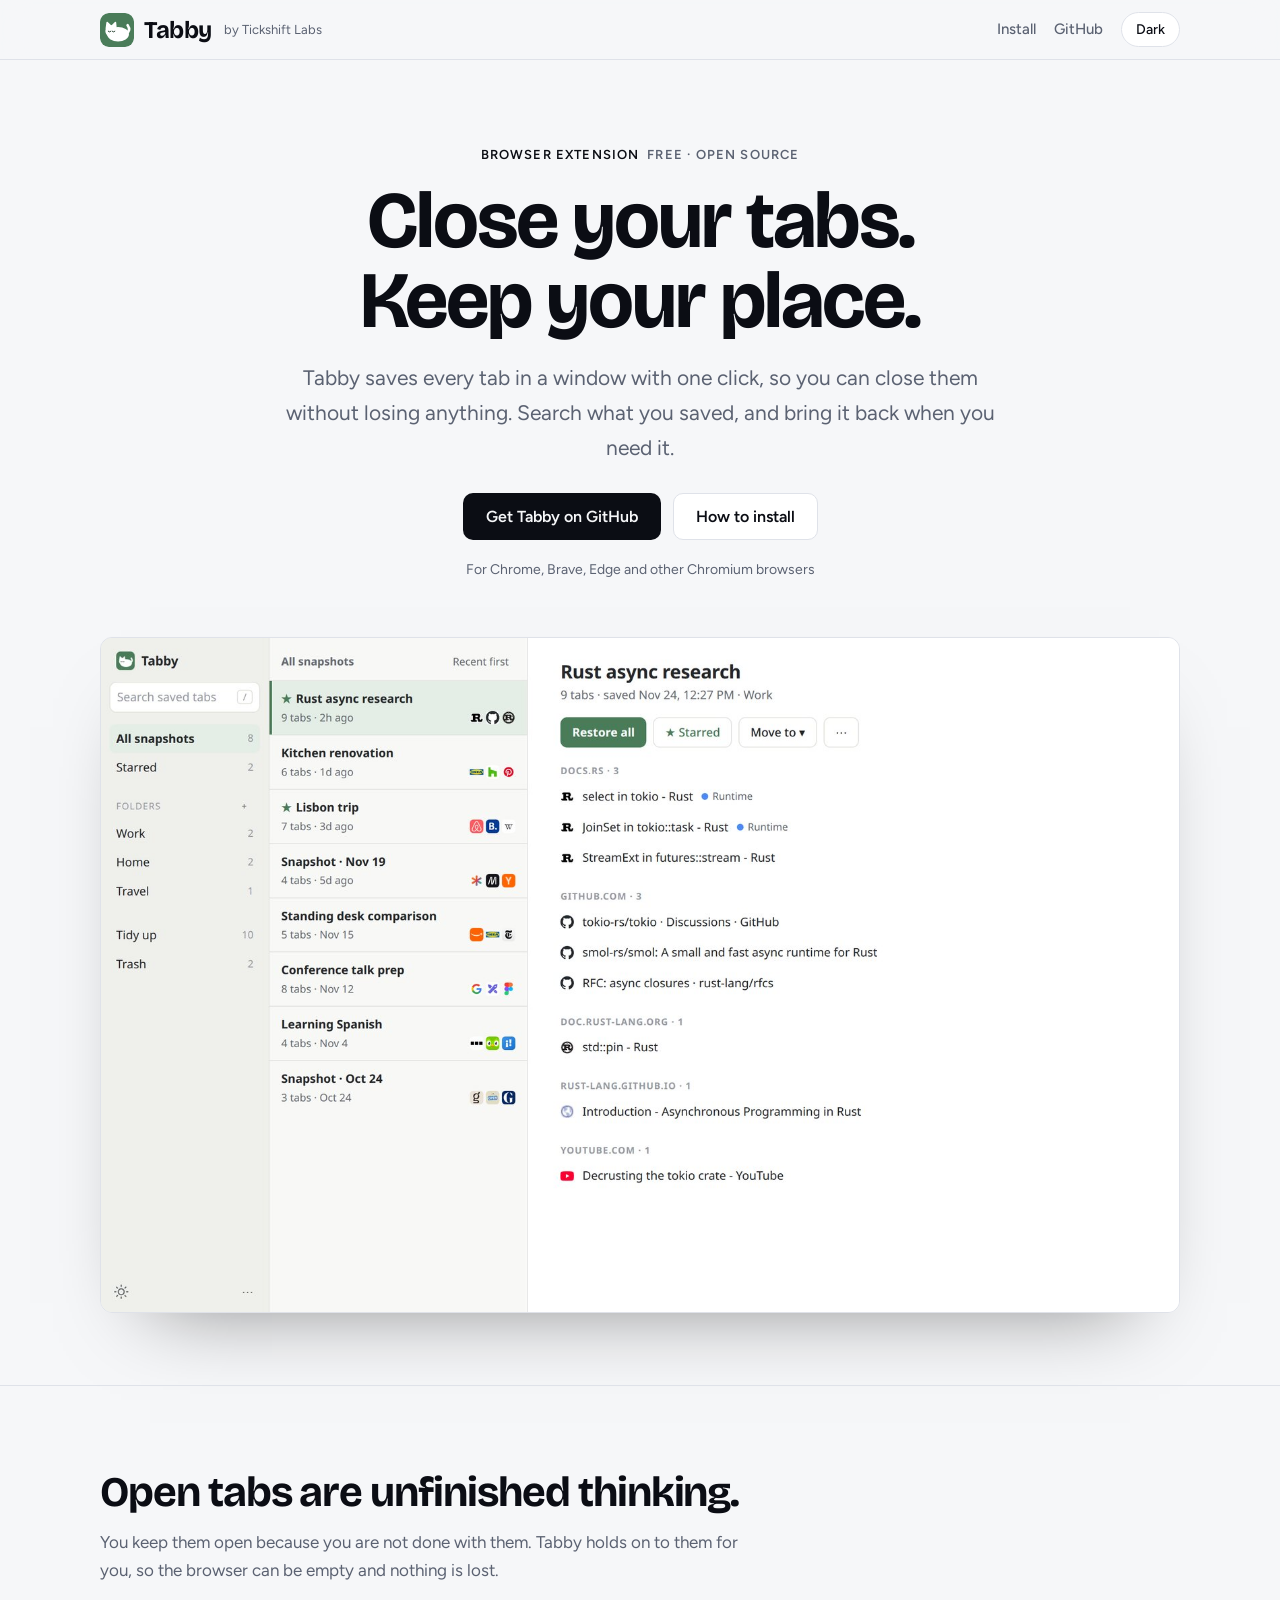
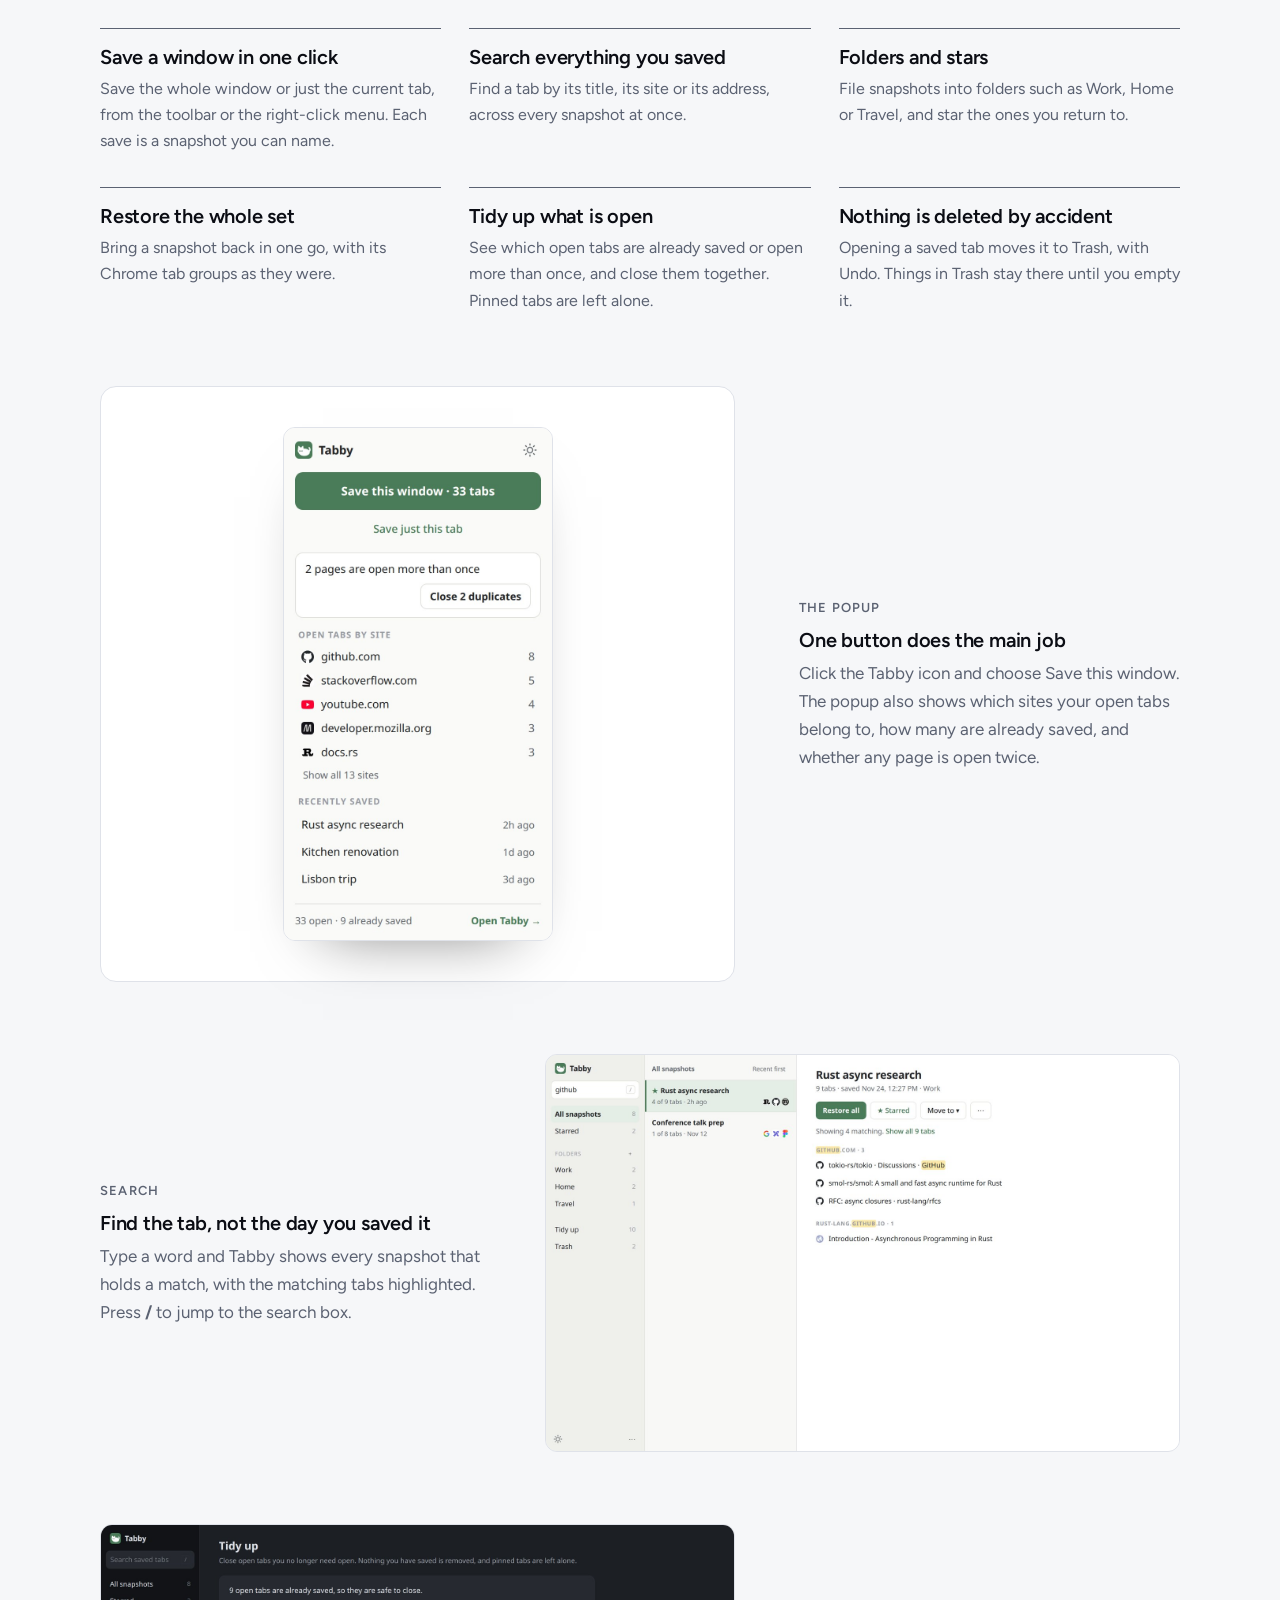
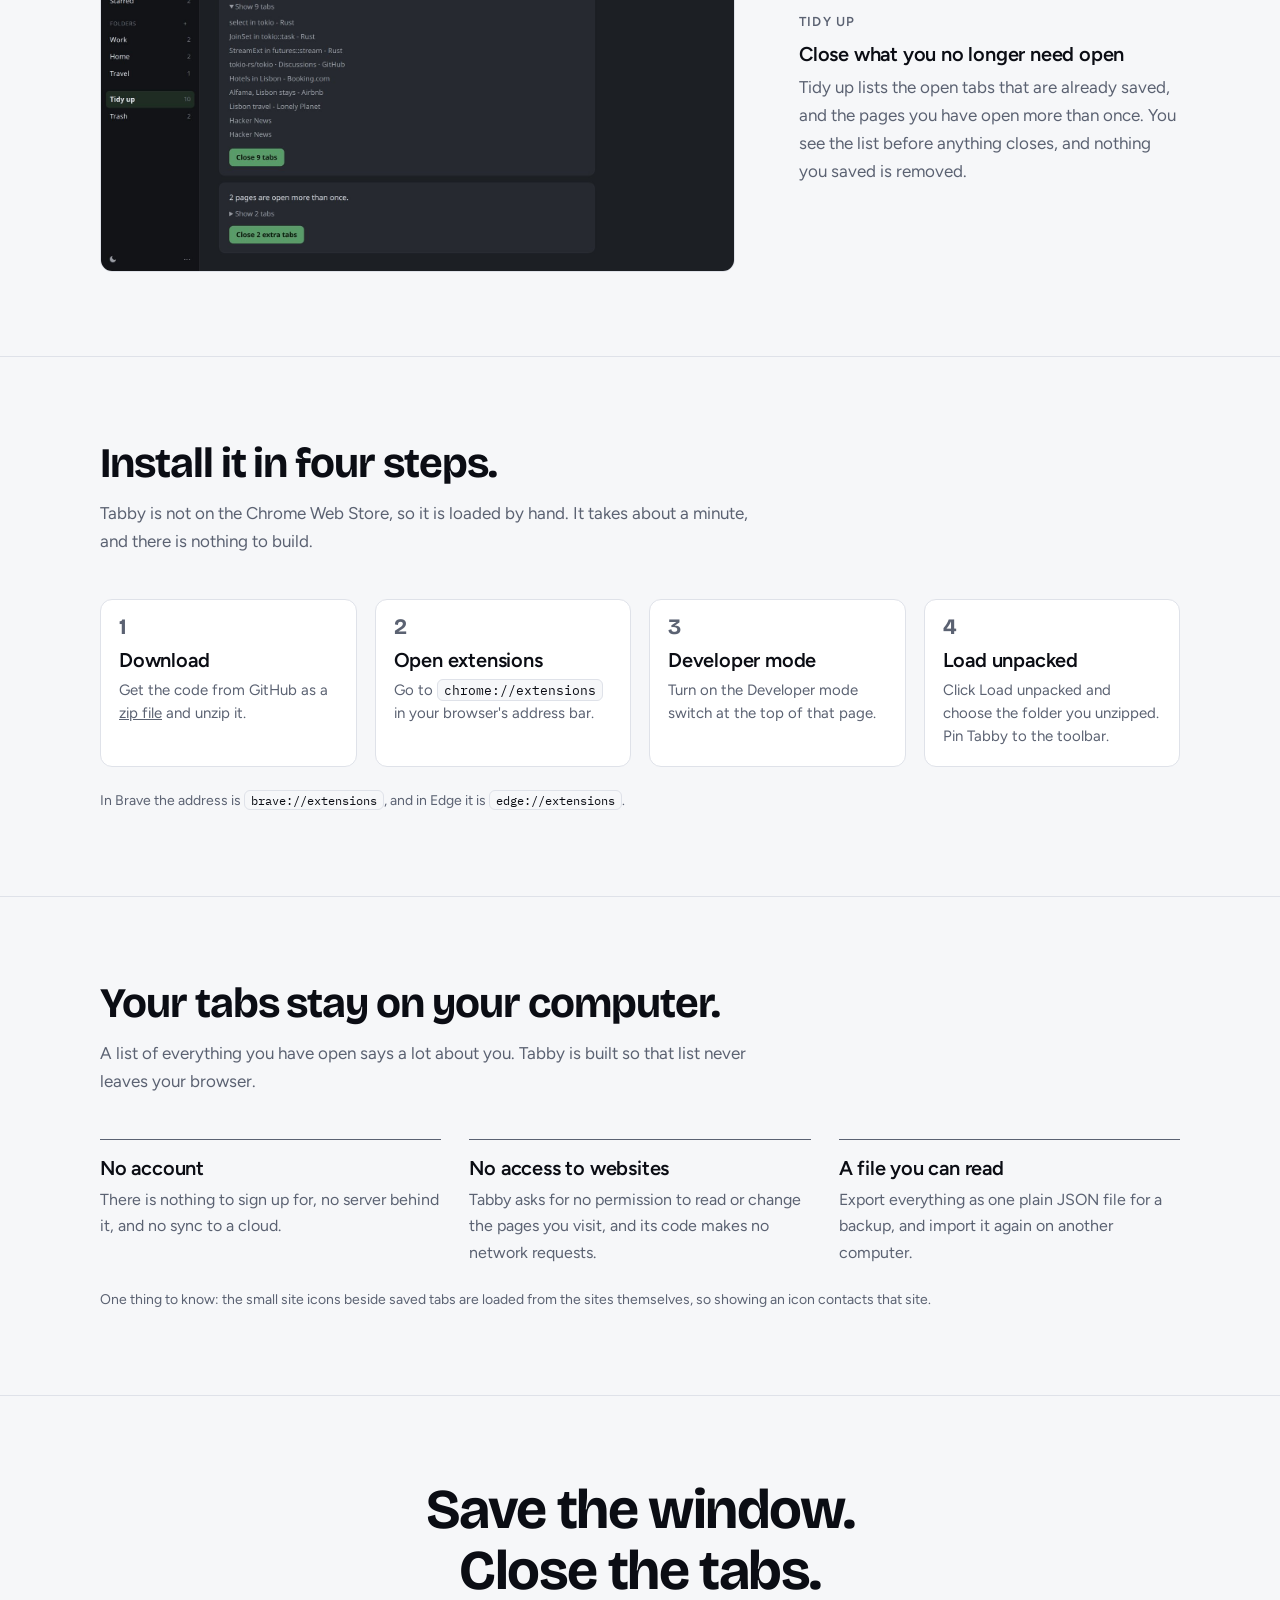
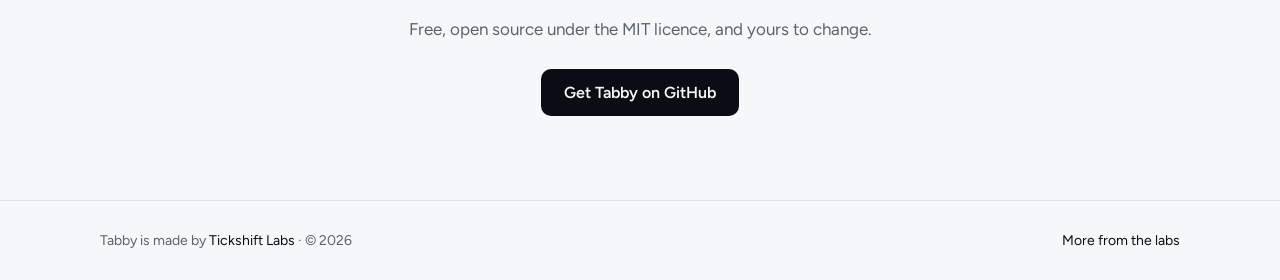
<file: site/index.html>
<!doctype html>
<html lang="en">
<head>
<meta charset="utf-8">
<meta name="viewport" content="width=device-width, initial-scale=1">
<title>Tabby: close your tabs, keep your place</title>
<meta name="description" content="Tabby is a free, open-source browser extension that saves your open tabs as searchable snapshots and restores them later. No account, and nothing leaves your browser.">
<link rel="canonical" href="https://tabby.tickshift.dev/">
<meta property="og:type" content="website">
<meta property="og:site_name" content="Tickshift Labs">
<meta property="og:title" content="Tabby: close your tabs, keep your place">
<meta property="og:description" content="Tabby is a free, open-source browser extension that saves your open tabs as searchable snapshots and restores them later. No account, and nothing leaves your browser.">
<meta property="og:url" content="https://tabby.tickshift.dev/">
<meta property="og:image" content="https://tabby.tickshift.dev/og.png">
<meta property="og:image:width" content="1200">
<meta property="og:image:height" content="630">
<meta property="og:image:alt" content="Tabby. Close your tabs. Keep your place. Beside it, a screenshot of Tabby's library of saved tabs.">
<meta name="twitter:card" content="summary_large_image">
<link rel="icon" href="icon.svg" type="image/svg+xml">
<link rel="preconnect" href="https://fonts.googleapis.com">
<link rel="preconnect" href="https://fonts.gstatic.com" crossorigin>
<link rel="stylesheet" href="https://fonts.googleapis.com/css2?family=Bricolage+Grotesque:opsz,wght@12..96,600;12..96,700&family=Figtree:wght@400;500;600&family=IBM+Plex+Mono:wght@400&display=swap">
<style>
/* The page at tabby.tickshift.dev: Tabby's landing page. It lives in this folder (site/), apart from the
   extension itself, and is the only part of the repository that is published as a website.
   Colours are the same as the Tickshift Labs site, but the fonts
   are Tabby's own: Bricolage Grotesque for headings and Figtree for text, softer than the lab's. The mono
   font is used only for things the reader types. The header carries Tabby's own name and icon; Tickshift Labs
   appears as a link beside it and in the footer.
   Light is the default; the button switches the theme, and the choice is remembered.
   Screenshots come from the Tabby repository and show made-up sample data. Where a screenshot exists in both
   themes, the page shows the one that matches (.for-light / .for-dark).
   Everything said here is taken from Tabby's README and code: what it does, how it is installed, and what it
   does not do (no account, no network access). */
:root {
  color-scheme: light;
  --bg: #F6F7F9; --surface: #FFFFFF; --fg: #0B0D14; --muted: #5B6272; --line: #DFE2E9; --bg-rgb: 246, 247, 249;
  --display: "Bricolage Grotesque", "Segoe UI", system-ui, sans-serif;
  --body: "Figtree", "Segoe UI", system-ui, sans-serif;
  --mono: "IBM Plex Mono", ui-monospace, "SFMono-Regular", Menlo, monospace;
}
:root[data-theme="dark"] {
  color-scheme: dark;
  --bg: #0A0C12; --surface: #11141C; --fg: #ECEEF4; --muted: #959CAE; --line: #222632; --bg-rgb: 10, 12, 18;
}
*, *::before, *::after { box-sizing: border-box; }
html { scroll-behavior: smooth; scroll-padding-top: 80px; }
body { margin: 0; background: var(--bg); color: var(--fg); font-family: var(--body); font-size: 17px; line-height: 1.65; }
a { color: inherit; }
img { max-width: 100%; }
:focus-visible { outline: 2px solid var(--fg); outline-offset: 3px; border-radius: 4px; }
.inner { max-width: 1120px; margin: 0 auto; padding-inline: 20px; }

/* ---------- header and footer, as on the other project page ---------- */
.site-header { position: sticky; top: 0; z-index: 50; border-bottom: 1px solid var(--line); background: rgba(var(--bg-rgb), .82); -webkit-backdrop-filter: blur(14px); backdrop-filter: blur(14px); }
.site-header .inner { display: flex; align-items: center; justify-content: space-between; gap: 16px; padding-block: 12px; }
.logo { display: flex; align-items: center; gap: 10px; font: 700 24px/1 var(--display); letter-spacing: -.02em; color: var(--fg); text-decoration: none; white-space: nowrap; }
.logo img { width: 34px; height: 34px; border-radius: 9px; flex: none; display: block; }
/* Who makes it, in small type beside the name: the same place as on the Visual Flow site. */
.brand { display: flex; align-items: center; gap: 12px; min-width: 0; }
.byline { font-size: 13px; color: var(--muted); text-decoration: none; white-space: nowrap; }
.byline:hover { color: var(--fg); }
.header-right { display: flex; align-items: center; gap: 18px; font-size: 15px; font-weight: 500; }
.header-right a { color: var(--muted); text-decoration: none; }
.header-right a:hover { color: var(--fg); }
.theme-toggle { font: 500 14px var(--body); color: var(--fg); background: var(--surface); border: 1px solid var(--line); border-radius: 999px; padding: 8px 14px; cursor: pointer; }
.theme-toggle:hover { border-color: var(--muted); }
.site-footer { border-top: 1px solid var(--line); }
.site-footer .inner { padding-block: 28px; display: flex; flex-wrap: wrap; justify-content: space-between; gap: 12px 24px; font-size: 14px; color: var(--muted); }
.site-footer a { text-decoration: none; color: var(--fg); }
.site-footer a:hover { text-decoration: underline; }

/* ---------- shared pieces ---------- */
.tag { font-family: var(--body); font-weight: 600; font-size: 13px; letter-spacing: .09em; text-transform: uppercase; color: var(--muted); }
.tag b { font-weight: 600; color: var(--fg); margin-right: .6em; }
h1, h2, h3 { font-family: var(--display); font-weight: 700; letter-spacing: -.025em; text-wrap: balance; }
h2 { font-size: clamp(28px, 3.8vw, 42px); line-height: 1.08; margin: 0 0 12px; }
h3 { font-family: var(--body); font-weight: 600; font-size: 20px; line-height: 1.25; letter-spacing: -.01em; margin: 0 0 6px; }
p { margin: 0 0 16px; }
p:last-child { margin-bottom: 0; }
.sub { color: var(--muted); max-width: 60ch; margin-bottom: 0; }
section { border-top: 1px solid var(--line); padding-block: clamp(44px, 7vw, 84px); }
.cta { display: flex; flex-wrap: wrap; gap: 12px; }
.btn { display: inline-flex; align-items: center; font: 600 16px var(--body); text-decoration: none; padding: 13px 22px; border-radius: 10px; border: 1px solid transparent; }
.btn.primary { background: var(--fg); color: var(--bg); }
.btn.primary:hover { opacity: .86; }
.btn.ghost { border-color: var(--line); color: var(--fg); background: var(--surface); }
.btn.ghost:hover { border-color: var(--muted); }
.shot { display: block; width: 100%; height: auto; border-radius: 12px; border: 1px solid var(--line); }
/* One screenshot per theme: only the one that matches the page is shown. */
.for-dark, :root[data-theme="dark"] .for-light { display: none; }
:root[data-theme="dark"] .for-dark { display: block; }

/* ---------- hero: name, one line, two buttons, then the library screenshot at full width ---------- */
.hero { padding-block: clamp(40px, 7vw, 84px) clamp(36px, 6vw, 72px); text-align: center; }
.hero .tag { display: block; }
h1 { font-size: clamp(42px, 7vw, 80px); line-height: 1; margin: 16px auto 20px; max-width: 14ch; }
.hero .lede { font-size: clamp(18px, 1.8vw, 21px); color: var(--muted); max-width: 56ch; margin: 0 auto 28px; }
.hero .cta { justify-content: center; }
.hero .works-in { margin: 18px 0 0; font-size: 14px; color: var(--muted); }
.hero-shot { margin-top: clamp(32px, 5vw, 56px); box-shadow: 0 40px 80px -50px rgba(0, 0, 0, .5); }

/* ---------- what it does: six short entries in a grid ---------- */
.features { display: grid; grid-template-columns: repeat(3, minmax(0, 1fr)); gap: 32px 28px; margin-top: clamp(28px, 4vw, 44px); }
.features > div { padding-top: 16px; border-top: 1px solid var(--muted); }
.features p { color: var(--muted); font-size: 16px; }

/* ---------- a closer look: picture on one side, text on the other, sides swapping row by row ---------- */
.look { display: grid; grid-template-columns: minmax(0, 1.25fr) minmax(0, .75fr); gap: clamp(24px, 5vw, 64px); align-items: center; margin-top: clamp(36px, 6vw, 72px); }
.look.flip { grid-template-columns: minmax(0, .75fr) minmax(0, 1.25fr); }
.look.flip > .pic { order: 2; }
.look p { color: var(--muted); }
.look .tag { display: block; margin-bottom: 10px; }
/* The popup is tall and narrow, so it sits centred on a quiet panel instead of filling the column. */
.pic.panel { display: grid; place-items: center; padding: clamp(20px, 4vw, 40px); background: var(--surface); border: 1px solid var(--line); border-radius: 16px; }
.pic.panel .shot { width: min(270px, 100%); box-shadow: 0 30px 60px -40px rgba(0, 0, 0, .55); }

/* ---------- install: four numbered steps in a row ---------- */
.steps { list-style: none; margin: clamp(28px, 4vw, 44px) 0 0; padding: 0; display: grid; grid-template-columns: repeat(4, minmax(0, 1fr)); gap: 18px; counter-reset: step; }
.steps li { counter-increment: step; background: var(--surface); border: 1px solid var(--line); border-radius: 12px; padding: 16px 18px 18px; }
.steps li::before { content: counter(step); display: block; font: 700 22px/1 var(--display); color: var(--muted); margin-bottom: 10px; }
.steps p { color: var(--muted); font-size: 15px; line-height: 1.55; }
.steps code, .note code { font-family: var(--mono); font-size: .88em; color: var(--fg); background: rgba(var(--bg-rgb), 1); border: 1px solid var(--line); border-radius: 6px; padding: 1px 6px; white-space: nowrap; }
.note { margin-top: 22px; font-size: 14px; color: var(--muted); }

/* ---------- private by design, and the closing call ---------- */
.three { display: grid; grid-template-columns: repeat(3, minmax(0, 1fr)); gap: 28px; margin-top: clamp(28px, 4vw, 44px); }
.three > div { padding-top: 16px; border-top: 1px solid var(--muted); }
.three p { color: var(--muted); font-size: 16px; }
.closing { text-align: center; }
.closing h2 { font-size: clamp(32px, 5vw, 56px); max-width: 16ch; margin: 0 auto 14px; }
.closing .sub { margin: 0 auto 26px; }
.closing .cta { justify-content: center; }

/* Motion: the script adds .reveal to blocks below the top of the page and .in when they scroll into view, once.
   A block rises 10px in half a second and sharpens out of a slight blur as it arrives.
   Without the script, or with reduced motion, nothing is hidden. */
.reveal { opacity: 0; transform: translateY(10px); filter: blur(6px); transition: opacity .5s ease, transform .5s cubic-bezier(.16, 1, .3, 1), filter .5s ease; }
.reveal.in { opacity: 1; transform: none; filter: none; }
/* The one exception is the six feature entries. Each row of three starts as an untidy pile in the middle column,
   like a stack of tabs, and fans out into place. */
.features > .reveal { filter: none; transition: opacity .45s ease, transform .8s cubic-bezier(.2, .8, .2, 1); }
.features > .reveal:not(.in):nth-child(3n + 1) { transform: translateX(calc(100% + 28px)) rotate(-5deg); }
.features > .reveal:not(.in):nth-child(3n + 2) { transform: translateY(14px) rotate(3deg); }
.features > .reveal:not(.in):nth-child(3n) { transform: translateX(calc(-100% - 28px)) rotate(6deg); }

@media (max-width: 900px) {
  .features, .three { grid-template-columns: repeat(2, minmax(0, 1fr)); }
  .steps { grid-template-columns: repeat(2, minmax(0, 1fr)); }
  .look { grid-template-columns: minmax(0, 1fr); }
  .look.flip { grid-template-columns: minmax(0, 1fr); }
  /* fewer than three columns: there is no middle to pile into, so the entries drop in with a slight turn */
  .features > .reveal:not(.in):nth-child(n) { transform: translateY(-18px) rotate(-3deg); }
  .features > .reveal:not(.in):nth-child(even) { transform: translateY(-18px) rotate(3deg); }
  .look.flip > .pic { order: 0; }
}
@media (max-width: 560px) {
  .features, .three, .steps { grid-template-columns: minmax(0, 1fr); }
  .header-right { gap: 12px; }
  .wide-only { display: none; }
  .hero .cta .btn, .closing .cta .btn { flex: 1 1 100%; justify-content: center; }
}
@media (prefers-reduced-motion: reduce) { html { scroll-behavior: auto; } }
</style>
</head>
<body id="top">

<header class="site-header">
  <div class="inner">
    <div class="brand">
      <a class="logo" href="#top" aria-label="Tabby, top of page"><img src="icon.svg" width="34" height="34" alt="">Tabby</a>
      <a class="byline" href="https://tickshift.dev">by Tickshift Labs</a>
    </div>
    <div class="header-right">
      <a class="wide-only" href="#install">Install</a>
      <a class="wide-only" href="https://github.com/TickshiftLabs/Tabby" target="_blank" rel="noopener">GitHub</a>
      <button type="button" class="theme-toggle" id="theme-toggle">Dark</button>
    </div>
  </div>
</header>

<main>
  <div class="inner hero">
    <span class="tag"><b>Browser extension</b>Free &middot; open source</span>
    <h1>Close your tabs. Keep your place.</h1>
    <p class="lede">Tabby saves every tab in a window with one click, so you can close them without losing anything. Search what you saved, and bring it back when you need it.</p>
    <div class="cta">
      <a class="btn primary" href="https://github.com/TickshiftLabs/Tabby" target="_blank" rel="noopener">Get Tabby on GitHub</a>
      <a class="btn ghost" href="#install">How to install</a>
    </div>
    <p class="works-in">For Chrome, Brave, Edge and other Chromium browsers</p>
    <img class="shot hero-shot for-light" src="library-light.jpg" width="1600" height="1000" alt="Tabby's library: folders on the left, a list of saved snapshots in the middle, and the tabs of the selected snapshot grouped by site on the right">
    <img class="shot hero-shot for-dark" src="library-dark.jpg" width="1600" height="1000" alt="Tabby's library: folders on the left, a list of saved snapshots in the middle, and the tabs of the selected snapshot grouped by site on the right">
  </div>

  <section>
    <div class="inner">
      <h2>Open tabs are unfinished thinking.</h2>
      <p class="sub">You keep them open because you are not done with them. Tabby holds on to them for you, so the browser can be empty and nothing is lost.</p>
      <div class="features">
        <div><h3>Save a window in one click</h3><p>Save the whole window or just the current tab, from the toolbar or the right-click menu. Each save is a snapshot you can name.</p></div>
        <div><h3>Search everything you saved</h3><p>Find a tab by its title, its site or its address, across every snapshot at once.</p></div>
        <div><h3>Folders and stars</h3><p>File snapshots into folders such as Work, Home or Travel, and star the ones you return to.</p></div>
        <div><h3>Restore the whole set</h3><p>Bring a snapshot back in one go, with its Chrome tab groups as they were.</p></div>
        <div><h3>Tidy up what is open</h3><p>See which open tabs are already saved or open more than once, and close them together. Pinned tabs are left alone.</p></div>
        <div><h3>Nothing is deleted by accident</h3><p>Opening a saved tab moves it to Trash, with Undo. Things in Trash stay there until you empty it.</p></div>
      </div>

      <div class="look">
        <div class="pic panel">
          <img class="shot for-light" src="popup-light.jpg" width="680" height="1300" loading="lazy" alt="Tabby's popup: a large Save this window button, a note that two pages are open more than once, a list of open tabs by site, and recently saved snapshots">
          <img class="shot for-dark" src="popup-dark.jpg" width="680" height="1300" loading="lazy" alt="Tabby's popup: a large Save this window button, a note that two pages are open more than once, a list of open tabs by site, and recently saved snapshots">
        </div>
        <div>
          <span class="tag">The popup</span>
          <h3>One button does the main job</h3>
          <p>Click the Tabby icon and choose Save this window. The popup also shows which sites your open tabs belong to, how many are already saved, and whether any page is open twice.</p>
        </div>
      </div>
      <div class="look flip">
        <div class="pic"><img class="shot" src="search.jpg" width="1600" height="1000" loading="lazy" alt="Searching for github in Tabby: two snapshots match, and the matching tabs are listed with the search word highlighted"></div>
        <div>
          <span class="tag">Search</span>
          <h3>Find the tab, not the day you saved it</h3>
          <p>Type a word and Tabby shows every snapshot that holds a match, with the matching tabs highlighted. Press <b>/</b> to jump to the search box.</p>
        </div>
      </div>
      <div class="look">
        <div class="pic"><img class="shot" src="tidy-up.jpg" width="1600" height="875" loading="lazy" alt="Tabby's Tidy up page: nine open tabs are already saved and safe to close, and two pages are open more than once"></div>
        <div>
          <span class="tag">Tidy up</span>
          <h3>Close what you no longer need open</h3>
          <p>Tidy up lists the open tabs that are already saved, and the pages you have open more than once. You see the list before anything closes, and nothing you saved is removed.</p>
        </div>
      </div>
    </div>
  </section>

  <section id="install">
    <div class="inner">
      <h2>Install it in four steps.</h2>
      <p class="sub">Tabby is not on the Chrome Web Store, so it is loaded by hand. It takes about a minute, and there is nothing to build.</p>
      <ol class="steps">
        <li><h3>Download</h3><p>Get the code from GitHub as a <a href="https://github.com/TickshiftLabs/Tabby/archive/refs/heads/main.zip">zip file</a> and unzip it.</p></li>
        <li><h3>Open extensions</h3><p>Go to <code>chrome://extensions</code> in your browser's address bar.</p></li>
        <li><h3>Developer mode</h3><p>Turn on the Developer mode switch at the top of that page.</p></li>
        <li><h3>Load unpacked</h3><p>Click Load unpacked and choose the folder you unzipped. Pin Tabby to the toolbar.</p></li>
      </ol>
      <p class="note">In Brave the address is <code>brave://extensions</code>, and in Edge it is <code>edge://extensions</code>.</p>
    </div>
  </section>

  <section>
    <div class="inner">
      <h2>Your tabs stay on your computer.</h2>
      <p class="sub">A list of everything you have open says a lot about you. Tabby is built so that list never leaves your browser.</p>
      <div class="three">
        <div><h3>No account</h3><p>There is nothing to sign up for, no server behind it, and no sync to a cloud.</p></div>
        <div><h3>No access to websites</h3><p>Tabby asks for no permission to read or change the pages you visit, and its code makes no network requests.</p></div>
        <div><h3>A file you can read</h3><p>Export everything as one plain JSON file for a backup, and import it again on another computer.</p></div>
      </div>
      <p class="note">One thing to know: the small site icons beside saved tabs are loaded from the sites themselves, so showing an icon contacts that site.</p>
    </div>
  </section>

  <section class="closing">
    <div class="inner">
      <h2>Save the window. Close the tabs.</h2>
      <p class="sub">Free, open source under the MIT licence, and yours to change.</p>
      <div class="cta">
        <a class="btn primary" href="https://github.com/TickshiftLabs/Tabby" target="_blank" rel="noopener">Get Tabby on GitHub</a>
      </div>
    </div>
  </section>
</main>

<footer class="site-footer">
  <div class="inner">
    <span>Tabby is made by <a href="https://tickshift.dev">Tickshift Labs</a> &middot; &copy; <span id="year">2026</span></span>
    <a href="https://tickshift.dev/#work">More from the labs</a>
  </div>
</footer>

<script>
(function () {
  var root = document.documentElement, btn = document.getElementById('theme-toggle'), KEY = 'tickshift-theme';
  function apply(theme) {
    root.setAttribute('data-theme', theme);
    btn.textContent = theme === 'dark' ? 'Light' : 'Dark';   // the button names the theme it switches to
    btn.setAttribute('aria-label', 'Switch to ' + (theme === 'dark' ? 'light' : 'dark') + ' theme');
  }
  // Use the theme chosen on an earlier visit, if there is one. Light otherwise.
  var saved = null;
  try { saved = localStorage.getItem(KEY); } catch (e) {}
  apply(saved === 'dark' ? 'dark' : 'light');
  btn.addEventListener('click', function () {
    var next = root.getAttribute('data-theme') === 'dark' ? 'light' : 'dark';
    apply(next);
    try { localStorage.setItem(KEY, next); } catch (e) {}
  });
  document.getElementById('year').textContent = new Date().getFullYear();

  // Blocks arrive as they scroll into view. Neighbours are staggered by 60ms.
  if (matchMedia('(prefers-reduced-motion: reduce)').matches || !('IntersectionObserver' in window)) return;
  var revealer = new IntersectionObserver(function (entries) {
    entries.forEach(function (entry) {
      if (!entry.isIntersecting) return;
      revealer.unobserve(entry.target);
      entry.target.classList.add('in');
    });
  }, { threshold: 0.12, rootMargin: '0px 0px -6% 0px' });
  document.querySelectorAll('section h2, section .sub, .features > div, .look, .steps > li, .three > div, .note, .closing .cta').forEach(function (el) {
    var position = Array.prototype.indexOf.call(el.parentNode.children, el);
    // Feature entries are timed within their own row of three, so the second row does not wait for the first.
    if (el.parentNode.classList.contains('features')) position = position % 3;
    el.style.transitionDelay = Math.min(position, 5) * 60 + 'ms';
    el.classList.add('reveal');
    revealer.observe(el);
  });
})();
</script>
</body>
</html>
</file>
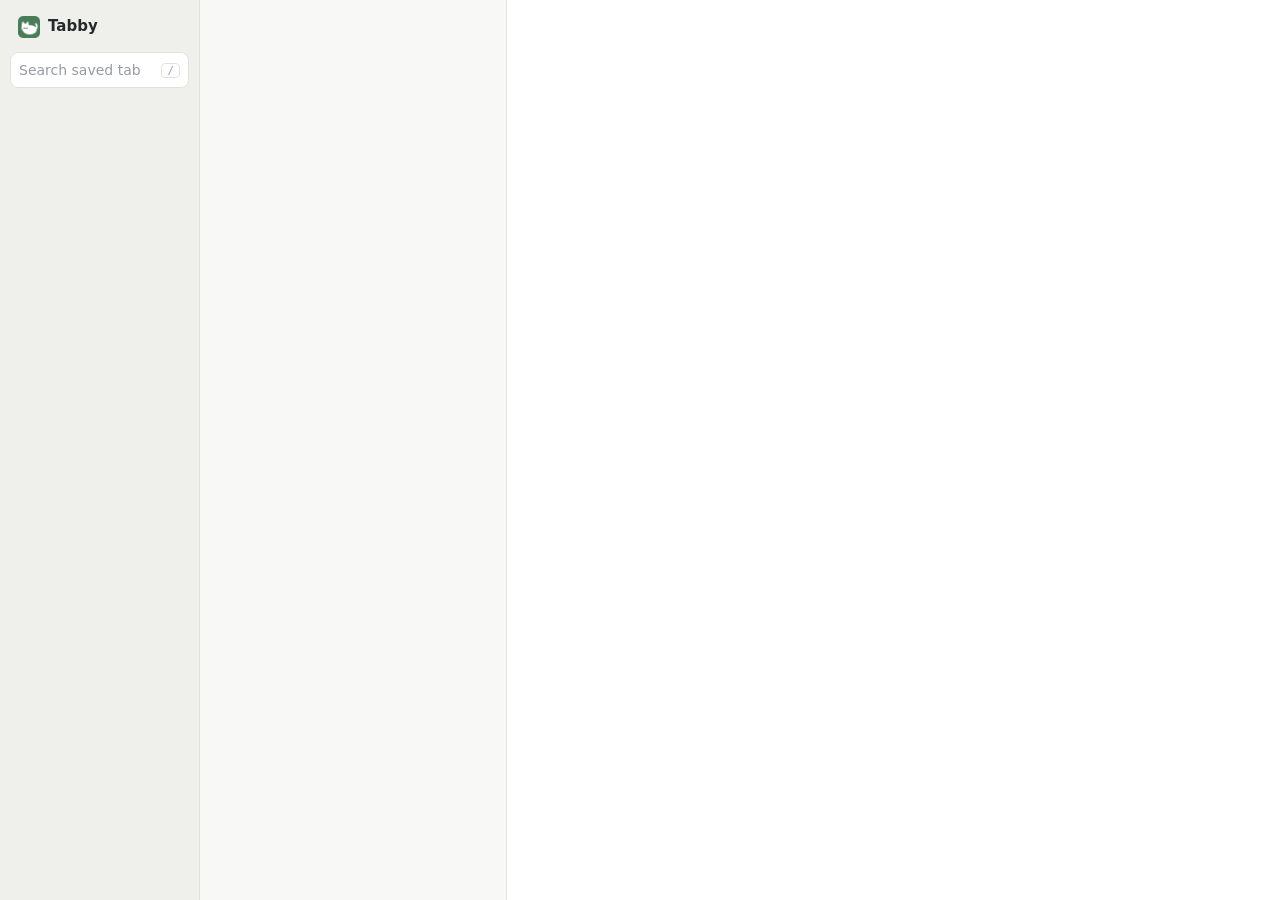
<file: library.html>
<!DOCTYPE html>
<html lang="en">
<head>
  <meta charset="UTF-8">
  <meta name="viewport" content="width=device-width, initial-scale=1.0">
  <title>Tabby</title>
  <link rel="icon" href="icons/icon-48.png">
  <link rel="stylesheet" href="library.css">
</head>
<body>
  <div class="app" id="app">
    <!-- Left: places -->
    <aside class="places-pane">
      <button class="brand" data-action="toggle-places" title="Show or hide the sidebar">
        <img src="icons/icon-48.png" alt="">
        <span class="brand-name">Tabby</span>
      </button>
      <label class="search">
        <input id="search" type="search" placeholder="Search saved tabs" autocomplete="off" spellcheck="false">
        <kbd>/</kbd>
      </label>
      <nav id="places" class="places"></nav>
      <div class="places-foot" id="places-foot"></div>
    </aside>

    <!-- Middle: snapshot list -->
    <section class="list-pane">
      <header class="list-head">
        <h2 id="list-title"></h2>
        <button id="sort" class="quiet-btn" data-action="toggle-sort"></button>
      </header>
      <div id="list" class="list"></div>
    </section>

    <!-- Right: detail -->
    <main id="detail" class="detail"></main>
  </div>

  <!-- Pure helper libraries -->
  <script src="lib/urls.js"></script>
  <script src="lib/domains.js"></script>
  <script src="lib/dates.js"></script>
  <!-- Storage layer (order matters) -->
  <script src="storage/dedup.js"></script>
  <script src="storage/snapshots.js"></script>
  <script src="storage/folders.js"></script>
  <script src="storage/trash.js"></script>
  <!-- Library (order matters) -->
  <script src="library/model.js"></script>
  <script src="library/tidy-model.js"></script>
  <script src="library/state.js"></script>
  <script src="library/dialogs.js"></script>
  <script src="library/restore.js"></script>
  <script src="library/render-places.js"></script>
  <script src="library/render-list.js"></script>
  <script src="library/render-detail.js"></script>
  <script src="library/render-trash.js"></script>
  <script src="library/render.js"></script>
  <script src="library/load.js"></script>
  <script src="library/actions.js"></script>
  <script src="library/tidy.js"></script>
  <script src="library/settings.js"></script>
  <script src="library/init.js"></script>
</body>
</html>
</file>
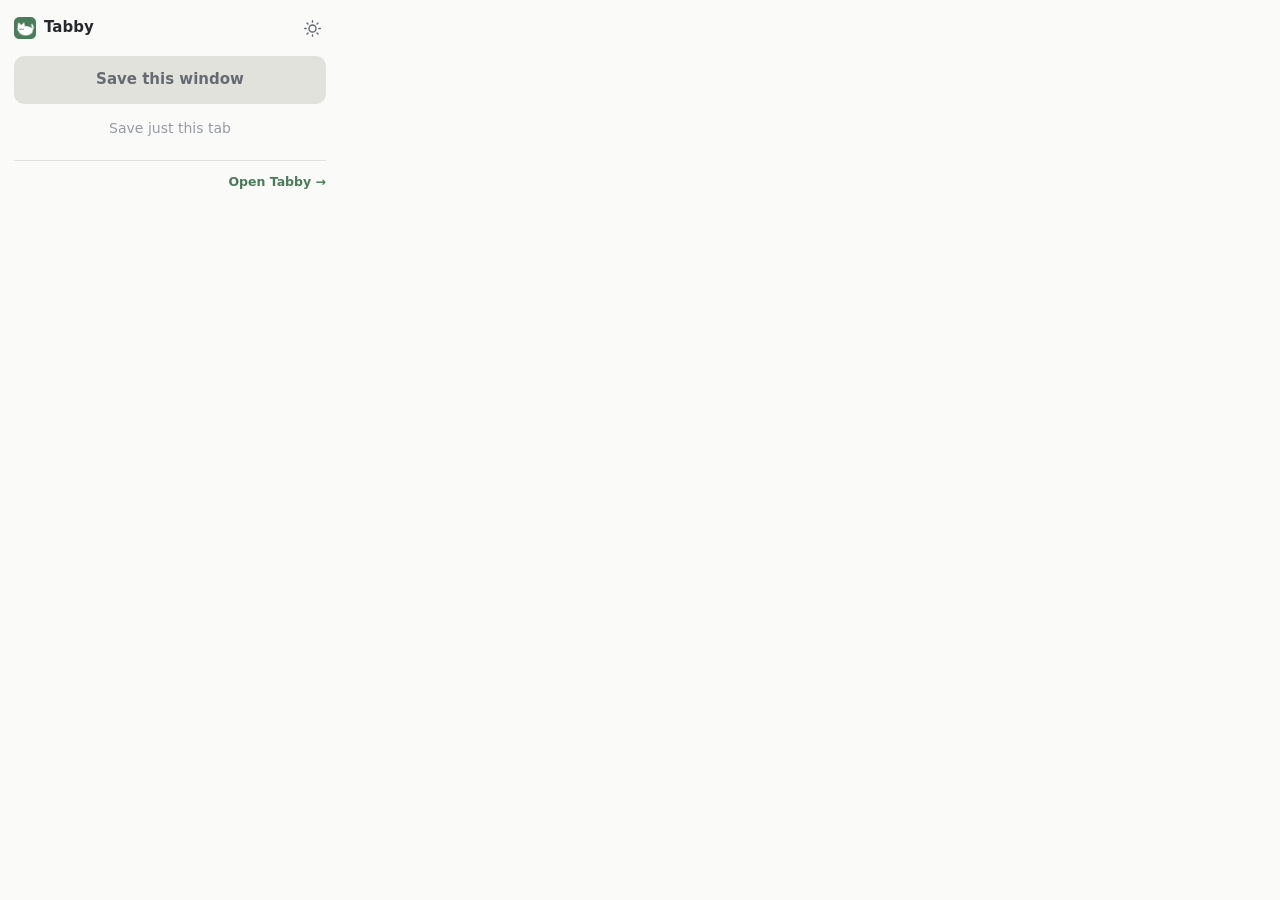
<file: popup.html>
<!DOCTYPE html>
<html lang="en">
<head>
  <meta charset="UTF-8">
  <meta name="viewport" content="width=device-width, initial-scale=1.0">
  <title>Tabby</title>
  <link rel="stylesheet" href="popup.css">
</head>
<body>
  <header class="head">
    <img src="icons/icon-48.png" alt="">
    <h1>Tabby</h1>
    <button id="theme-toggle" class="quiet theme-btn" aria-label="Switch between light and dark theme"><svg class="icon-sun" viewBox="0 0 24 24" fill="none" stroke="currentColor" stroke-width="2" stroke-linecap="round" aria-hidden="true"><circle cx="12" cy="12" r="5"/><path d="M12 1v2M12 21v2M4.22 4.22l1.42 1.42M18.36 18.36l1.42 1.42M1 12h2M21 12h2M4.22 19.78l1.42-1.42M18.36 5.64l1.42-1.42"/></svg><svg class="icon-moon" viewBox="0 0 24 24" fill="currentColor" aria-hidden="true"><path d="M21 12.79A9 9 0 1 1 11.21 3 7 7 0 0 0 21 12.79z"/></svg></button>
  </header>

  <button id="save-window" class="primary" disabled>Save this window</button>
  <button id="save-tab" class="secondary" disabled>Save just this tab</button>

  <section id="dupes" class="dupes" hidden></section>

  <section id="sites" class="block" hidden>
    <h2>Open tabs by site</h2>
    <div id="site-list"></div>
    <button id="sites-more" class="quiet more" hidden></button>
  </section>

  <section id="recent" class="recent" hidden>
    <h2>Recently saved</h2>
    <div id="recent-list"></div>
  </section>

  <footer class="foot">
    <span id="open-summary"></span>
    <button id="open-library" class="link">Open Tabby →</button>
  </footer>

  <!-- Pure helper libraries -->
  <script src="lib/urls.js"></script>
  <script src="lib/domains.js"></script>
  <script src="lib/dates.js"></script>
  <!-- Storage layer (order matters) -->
  <script src="storage/dedup.js"></script>
  <script src="storage/snapshots.js"></script>
  <!-- Shared pure logic -->
  <script src="library/model.js"></script>
  <script src="library/tidy-model.js"></script>
  <script src="library/open.js"></script>
  <!-- UI -->
  <script src="popup.js"></script>
</body>
</html>
</file>
<file: library.css>
/* Tabby Library — three-pane page */

* {
  margin: 0;
  padding: 0;
  box-sizing: border-box;
}

:root {
  --bg-places: #efefec;
  --bg-list: #f8f8f6;
  --bg-detail: #ffffff;
  --bg-hover: rgba(0, 0, 0, 0.05);
  --bg-selected: #e4eee6;
  --bg-raised: #ffffff;
  --text: #26282b;
  --text-muted: #666b72;
  --text-faint: #979ba3;
  --border: #e2e2dd;
  --accent: #4a7c59;
  --accent-hover: #3d6a4a;
  --on-accent: #ffffff;
  --danger: #c53030;
  --mark: #fde9a8;
  --shadow: 0 8px 28px rgba(0, 0, 0, 0.14);
  --overlay: rgba(0, 0, 0, 0.35);
  --toast-bg: #2b2d31;
  --toast-text: #f2f3f5;

  /* Pane widths grow with the window, within sensible limits. */
  --places-width: clamp(200px, 15vw, 300px);
  --list-width: clamp(300px, 24vw, 460px);
  --content-width: 1100px;

  color-scheme: light;
}

[data-theme="dark"] {
  --bg-places: #111316;
  --bg-list: #181a1e;
  --bg-detail: #1c1f24;
  --bg-hover: rgba(255, 255, 255, 0.06);
  --bg-selected: #1f2c24;
  --bg-raised: #262a30;
  --text: #dcdfe4;
  --text-muted: #969ba4;
  --text-faint: #6c727c;
  --border: #2a2e34;
  --accent: #5a9c69;
  --accent-hover: #6aac79;
  --on-accent: #0f1a13;
  --danger: #e57373;
  --mark: #5c4a12;
  --shadow: 0 8px 28px rgba(0, 0, 0, 0.5);
  --overlay: rgba(0, 0, 0, 0.6);
  --toast-bg: #33373e;
  --toast-text: #f2f3f5;

  /* Dark scrollbars and form controls */
  color-scheme: dark;
}

html,
body {
  height: 100%;
}

body {
  font: 14px/1.45 system-ui, -apple-system, "Segoe UI", sans-serif;
  color: var(--text);
  background: var(--bg-detail);
  overflow: hidden;
}

button {
  font: inherit;
  color: inherit;
  background: none;
  border: 0;
  cursor: pointer;
  text-align: left;
}

button:focus-visible,
input:focus-visible,
a:focus-visible {
  outline: 2px solid var(--accent);
  outline-offset: 1px;
}

[hidden] {
  display: none !important;
}

mark {
  background: var(--mark);
  color: inherit;
  border-radius: 3px;
  padding: 0 1px;
}

/* ── Layout ─────────────────────────────────────────── */

.app {
  display: grid;
  grid-template-columns: var(--places-width) var(--list-width) 1fr;
  height: 100vh;
}

.app.wide {
  grid-template-columns: var(--places-width) 1fr;
}

.app.wide .list-pane {
  display: none;
}

.places-pane,
.list-pane,
.detail {
  min-width: 0;
  min-height: 0;
  overflow-y: auto;
}

/* ── Places pane ────────────────────────────────────── */

.places-pane {
  background: var(--bg-places);
  border-right: 1px solid var(--border);
  padding: 16px 10px 10px;
  display: flex;
  flex-direction: column;
}

.brand {
  display: flex;
  align-items: center;
  gap: 8px;
  width: 100%;
  padding: 0 8px 14px;
  font-weight: 650;
  font-size: 15px;
}

.brand img {
  width: 22px;
  height: 22px;
}

.search {
  display: flex;
  align-items: center;
  gap: 6px;
  background: var(--bg-raised);
  border: 1px solid var(--border);
  border-radius: 8px;
  padding: 0 8px;
  margin-bottom: 14px;
}

.search:focus-within {
  border-color: var(--accent);
}

.search input {
  flex: 1;
  min-width: 0;
  font: inherit;
  color: inherit;
  background: none;
  border: 0;
  padding: 7px 0;
  outline: none;
}

.search input::placeholder {
  color: var(--text-faint);
}

kbd {
  font: 11px ui-monospace, SFMono-Regular, Menlo, monospace;
  color: var(--text-faint);
  border: 1px solid var(--border);
  border-radius: 4px;
  padding: 0 5px;
}

.places {
  flex: 1;
}

.place {
  display: flex;
  align-items: center;
  justify-content: space-between;
  gap: 8px;
  width: 100%;
  padding: 7px 8px;
  border-radius: 7px;
  color: var(--text);
}

.place:hover {
  background: var(--bg-hover);
}

.place.active {
  background: var(--bg-selected);
  font-weight: 600;
}

.place-label {
  overflow: hidden;
  text-overflow: ellipsis;
  white-space: nowrap;
}

.place-count {
  color: var(--text-faint);
  font-size: 12px;
  font-weight: 400;
}

.places-heading {
  display: flex;
  align-items: center;
  justify-content: space-between;
  margin: 18px 8px 4px;
  font-size: 11px;
  letter-spacing: 0.08em;
  text-transform: uppercase;
  color: var(--text-faint);
}

.places-hint {
  padding: 4px 8px;
  color: var(--text-faint);
  font-size: 12.5px;
}

.places-gap {
  height: 18px;
}

.places-foot {
  display: flex;
  justify-content: space-between;
  padding-top: 10px;
}

.quiet-btn {
  color: var(--text-muted);
  border-radius: 6px;
  padding: 3px 8px;
}

.quiet-btn:hover {
  background: var(--bg-hover);
  color: var(--text);
}


/* Theme toggle: sun in the light theme, moon in the dark theme */
.theme-btn {
  display: inline-grid;
  place-items: center;
  width: 28px;
  height: 28px;
  padding: 0;
}

.theme-btn svg {
  width: 17px;
  height: 17px;
}

.theme-btn .icon-moon,
[data-theme="dark"] .theme-btn .icon-sun {
  display: none;
}

[data-theme="dark"] .theme-btn .icon-moon {
  display: block;
}

/* ── List pane ──────────────────────────────────────── */

.list-pane {
  background: var(--bg-list);
  border-right: 1px solid var(--border);
}

.list-head {
  position: sticky;
  top: 0;
  z-index: 1;
  display: flex;
  align-items: center;
  justify-content: space-between;
  gap: 8px;
  padding: 16px 14px 10px;
  background: var(--bg-list);
}

.list-head h2 {
  font-size: 13px;
  font-weight: 600;
  color: var(--text-muted);
  overflow: hidden;
  text-overflow: ellipsis;
  white-space: nowrap;
}

.list-head .quiet-btn {
  font-size: 12.5px;
  white-space: nowrap;
}

.row {
  display: block;
  width: 100%;
  padding: 11px 14px;
  border-top: 1px solid var(--border);
}

.row:hover {
  background: var(--bg-hover);
}

.row.selected {
  background: var(--bg-selected);
  box-shadow: inset 3px 0 var(--accent);
}

.row-name {
  display: block;
  font-weight: 600;
  overflow: hidden;
  text-overflow: ellipsis;
  white-space: nowrap;
}

.row-star {
  color: var(--accent);
  margin-right: 5px;
}

.row-meta {
  display: flex;
  align-items: center;
  justify-content: space-between;
  gap: 8px;
  margin-top: 3px;
  font-size: 12.5px;
  color: var(--text-muted);
}

.icon-stack {
  display: inline-flex;
  gap: 3px;
  flex: none;
}

.fav {
  width: 16px;
  height: 16px;
  border-radius: 4px;
  flex: none;
}

.fav-initial {
  display: inline-grid;
  place-items: center;
  background: var(--border);
  color: var(--text-muted);
  font-size: 9px;
  font-weight: 700;
}

.list-tools {
  display: flex;
  justify-content: flex-end;
  padding: 0 8px 8px;
  font-size: 12.5px;
}

.trash-tabs {
  margin-top: 18px;
}

.trash-tabs .tab-title:hover {
  text-decoration: none;
}

.list-empty {
  padding: 24px 14px;
  color: var(--text-muted);
}

/* ── Detail pane ────────────────────────────────────── */

.detail {
  background: var(--bg-detail);
  padding: 26px clamp(24px, 3vw, 56px) 60px;
}

.detail-empty {
  max-width: 44ch;
  margin: 18vh auto 0;
  text-align: center;
  color: var(--text-muted);
  font-size: 15px;
  line-height: 1.6;
}

.detail-head {
  max-width: var(--content-width);
}

.detail-name {
  font-size: 22px;
  font-weight: 650;
  letter-spacing: -0.01em;
  line-height: 1.25;
  overflow-wrap: anywhere;
}

button.detail-name {
  border-radius: 6px;
  margin-left: -4px;
  padding: 0 4px;
}

button.detail-name:hover {
  background: var(--bg-hover);
}

.detail-meta {
  margin-top: 4px;
  color: var(--text-muted);
}

.toolbar {
  display: flex;
  flex-wrap: wrap;
  gap: 8px;
  margin: 16px 0 6px;
}

.btn {
  border: 1px solid var(--border);
  border-radius: 8px;
  padding: 7px 13px;
  font-weight: 500;
  background: var(--bg-raised);
}

.btn:hover {
  border-color: var(--text-faint);
}

.btn:disabled {
  opacity: 0.5;
  cursor: default;
}

.btn-primary {
  background: var(--accent);
  border-color: var(--accent);
  color: var(--on-accent);
  font-weight: 600;
}

.btn-primary:hover {
  background: var(--accent-hover);
  border-color: var(--accent-hover);
}

.btn-danger {
  color: var(--danger);
}

.btn.on {
  color: var(--accent);
}

.domain-heading {
  margin: 20px 0 4px;
  font-size: 11px;
  letter-spacing: 0.07em;
  text-transform: uppercase;
  color: var(--text-faint);
}

.tabs {
  max-width: var(--content-width);
  list-style: none;
}

.tab {
  display: flex;
  align-items: center;
  gap: 10px;
  padding: 2px 6px;
  margin: 0 -6px;
  border-radius: 7px;
}

.tab:hover,
.tab:focus-within {
  background: var(--bg-hover);
}

.tab-title {
  flex: 0 1 auto;
  min-width: 0;
  padding: 6px 0;
  color: inherit;
  text-decoration: none;
  overflow: hidden;
  text-overflow: ellipsis;
  white-space: nowrap;
}

.tab-title:hover {
  text-decoration: underline;
}

/* The address, shown only where there is room for it. */
.tab-url {
  display: none;
  flex: 1 1 0;
  min-width: 0;
  color: var(--text-faint);
  font-size: 12.5px;
  overflow: hidden;
  text-overflow: ellipsis;
  white-space: nowrap;
}

@media (min-width: 1600px) {
  .tab-title {
    max-width: 62%;
  }

  .tab-url {
    display: block;
  }
}

.tab-group {
  flex: none;
  display: inline-flex;
  align-items: center;
  gap: 5px;
  font-size: 12px;
  color: var(--text-muted);
}

.tab-group::before {
  content: "";
  width: 8px;
  height: 8px;
  border-radius: 50%;
  background: var(--group-color, var(--text-faint));
}

.tab-menu {
  flex: none;
  margin-left: auto;
  visibility: hidden;
}

.tab:hover .tab-menu,
.tab:focus-within .tab-menu {
  visibility: visible;
}

.link-btn {
  color: var(--accent);
  font-weight: 500;
}

.link-btn:hover {
  text-decoration: underline;
}

.filter-note {
  margin-top: 14px;
  color: var(--text-muted);
}

/* ── Tidy up ────────────────────────────────────────── */

.tidy {
  max-width: 760px;
}

.tidy h1 {
  font-size: 22px;
  font-weight: 650;
  margin-bottom: 4px;
}

.tidy > p {
  color: var(--text-muted);
  margin-bottom: 20px;
}

.card {
  border: 1px solid var(--border);
  border-radius: 12px;
  padding: 18px 20px;
  margin-bottom: 14px;
  background: var(--bg-raised);
}

.card-summary {
  font-size: 15px;
  margin-bottom: 12px;
}

.card details {
  margin-bottom: 14px;
  color: var(--text-muted);
}

.card summary {
  cursor: pointer;
  width: fit-content;
}

.card ul {
  list-style: none;
  margin-top: 8px;
  max-height: 260px;
  overflow-y: auto;
}

.card li {
  padding: 4px 0;
  overflow: hidden;
  text-overflow: ellipsis;
  white-space: nowrap;
}

.card-done {
  color: var(--text-muted);
}

/* ── Menus, dialogs, toasts ─────────────────────────── */

.menu {
  position: fixed;
  z-index: 30;
  min-width: 180px;
  max-width: 300px;
  max-height: 60vh;
  overflow-y: auto;
  padding: 5px;
  background: var(--bg-raised);
  border: 1px solid var(--border);
  border-radius: 10px;
  box-shadow: var(--shadow);
}

.menu-item {
  display: block;
  width: 100%;
  padding: 7px 10px;
  border-radius: 6px;
  overflow: hidden;
  text-overflow: ellipsis;
  white-space: nowrap;
}

.menu-item:hover,
.menu-item:focus-visible {
  background: var(--bg-hover);
}

.menu-item.danger {
  color: var(--danger);
}

.menu-divider {
  height: 1px;
  margin: 5px 0;
  background: var(--border);
}

.menu-note {
  padding: 7px 10px;
  color: var(--text-faint);
}

.dialog-overlay {
  position: fixed;
  inset: 0;
  z-index: 40;
  display: grid;
  place-items: center;
  background: var(--overlay);
}

.dialog {
  width: min(420px, calc(100vw - 32px));
  padding: 22px;
  background: var(--bg-raised);
  border-radius: 14px;
  box-shadow: var(--shadow);
}

.dialog-title {
  font-size: 16px;
  font-weight: 650;
  margin-bottom: 8px;
}

.dialog-message {
  color: var(--text-muted);
  margin-bottom: 16px;
}

.dialog-input {
  width: 100%;
  font: inherit;
  color: inherit;
  background: var(--bg-detail);
  border: 1px solid var(--border);
  border-radius: 8px;
  padding: 8px 10px;
  margin-bottom: 16px;
}

.dialog-actions {
  display: flex;
  justify-content: flex-end;
  gap: 8px;
}

.dialog .btn-danger {
  background: var(--danger);
  border-color: var(--danger);
  color: #fff;
  font-weight: 600;
}

.toast {
  position: fixed;
  left: 50%;
  bottom: 24px;
  z-index: 50;
  transform: translateX(-50%);
  display: flex;
  align-items: center;
  gap: 14px;
  padding: 10px 16px;
  background: var(--toast-bg);
  color: var(--toast-text);
  border-radius: 10px;
  box-shadow: var(--shadow);
}

.toast button {
  color: #9fd6ad;
  font-weight: 650;
}

/* ── Narrow windows ─────────────────────────────────── */

@media (max-width: 900px) {
  /* The sidebar collapses to icons. The logo, or "/", expands it again. */
  .app {
    grid-template-columns: 56px 240px 1fr;
  }

  .app.wide {
    grid-template-columns: 56px 1fr;
  }

  .app.places-open {
    grid-template-columns: 200px 220px 1fr;
  }

  .app.places-open.wide {
    grid-template-columns: 200px 1fr;
  }

  .app:not(.places-open) .places-pane {
    padding: 12px 6px;
    align-items: stretch;
  }

  .app:not(.places-open) .brand-name,
  .app:not(.places-open) .search,
  .app:not(.places-open) .places-heading,
  .app:not(.places-open) .places-hint,
  .app:not(.places-open) .place-label {
    display: none;
  }

  .app:not(.places-open) .brand {
    justify-content: center;
    padding: 0 0 12px;
  }

  .app:not(.places-open) .place {
    flex-direction: column;
    gap: 0;
    padding: 6px 2px;
  }

  .app:not(.places-open) .place::before {
    content: attr(data-initial);
    font-weight: 650;
  }

  .app:not(.places-open) .places-foot {
    flex-direction: column;
    align-items: center;
  }

  .detail {
    padding: 20px 18px 60px;
  }
}
</file>
<file: popup.css>
/* Tabby popup — Save first, then recent snapshots */

* {
  margin: 0;
  padding: 0;
  box-sizing: border-box;
}

:root {
  --bg: #fafaf8;
  --bg-raised: #ffffff;
  --bg-hover: rgba(0, 0, 0, 0.05);
  --text: #26282b;
  --text-muted: #666b72;
  --text-faint: #979ba3;
  --border: #e2e2dd;
  --accent: #4a7c59;
  --accent-hover: #3d6a4a;
  --on-accent: #ffffff;
}

[data-theme="dark"] {
  --bg: #181a1e;
  --bg-raised: #23272d;
  --bg-hover: rgba(255, 255, 255, 0.07);
  --text: #dcdfe4;
  --text-muted: #969ba4;
  --text-faint: #6c727c;
  --border: #2e3239;
  --accent: #5a9c69;
  --accent-hover: #6aac79;
  --on-accent: #0f1a13;
}

body {
  width: 340px;
  padding: 14px;
  font: 14px/1.45 system-ui, -apple-system, "Segoe UI", sans-serif;
  color: var(--text);
  background: var(--bg);
}

button {
  font: inherit;
  color: inherit;
  background: none;
  border: 0;
  cursor: pointer;
}

button:focus-visible {
  outline: 2px solid var(--accent);
  outline-offset: 1px;
}

[hidden] {
  display: none !important;
}

.head {
  display: flex;
  align-items: center;
  gap: 8px;
  margin-bottom: 14px;
}

.head img {
  width: 22px;
  height: 22px;
}

.head h1 {
  flex: 1;
  font-size: 15px;
  font-weight: 650;
}

.quiet {
  color: var(--text-muted);
  font-size: 12.5px;
  border-radius: 6px;
  padding: 3px 8px;
}

.quiet:hover {
  background: var(--bg-hover);
  color: var(--text);
}

.primary {
  display: block;
  width: 100%;
  padding: 13px;
  border-radius: 10px;
  background: var(--accent);
  color: var(--on-accent);
  font-size: 15px;
  font-weight: 650;
  text-align: center;
}

.primary:hover:not(:disabled) {
  background: var(--accent-hover);
}

.primary:disabled {
  background: var(--border);
  color: var(--text-muted);
  cursor: default;
}

.secondary {
  display: block;
  width: 100%;
  margin-top: 6px;
  padding: 8px;
  border-radius: 8px;
  color: var(--accent);
  font-weight: 500;
  text-align: center;
}

.secondary:hover:not(:disabled) {
  background: var(--bg-hover);
}

.secondary:disabled {
  color: var(--text-faint);
  cursor: default;
}

.block,
.recent {
  margin-top: 14px;
}

.block h2,
.recent h2 {
  margin: 0 4px 4px;
  font-size: 11px;
  font-weight: 600;
  letter-spacing: 0.08em;
  text-transform: uppercase;
  color: var(--text-faint);
}

.recent-row {
  display: flex;
  align-items: baseline;
  justify-content: space-between;
  gap: 12px;
  width: 100%;
  padding: 7px 8px;
  border-radius: 7px;
  text-align: left;
}

.recent-row:hover {
  background: var(--bg-hover);
}

.recent-name {
  overflow: hidden;
  text-overflow: ellipsis;
  white-space: nowrap;
}

.recent-when {
  flex: none;
  color: var(--text-muted);
  font-size: 12.5px;
}

.dupes {
  display: flex;
  align-items: center;
  flex-wrap: wrap;
  gap: 8px;
  margin-top: 12px;
  padding: 10px 12px;
  border: 1px solid var(--border);
  border-radius: 10px;
  background: var(--bg-raised);
}

.dupes-text {
  flex: 1 1 140px;
  min-width: 0;
}

.dupes-actions {
  display: flex;
  gap: 6px;
  margin-left: auto;
}

.chip {
  padding: 6px 11px;
  border: 1px solid var(--border);
  border-radius: 8px;
  font-weight: 600;
  font-size: 13px;
  white-space: nowrap;
}

.chip:hover {
  border-color: var(--text-faint);
}

.chip-primary {
  background: var(--accent);
  border-color: var(--accent);
  color: var(--on-accent);
}

.chip-primary:hover {
  background: var(--accent-hover);
  border-color: var(--accent-hover);
}

.site-row {
  display: flex;
  align-items: center;
  gap: 9px;
  padding: 5px 8px;
}

.site-name {
  flex: 1;
  min-width: 0;
  overflow: hidden;
  text-overflow: ellipsis;
  white-space: nowrap;
}

.site-count {
  flex: none;
  min-width: 22px;
  text-align: right;
  color: var(--text-muted);
  font-variant-numeric: tabular-nums;
}

.fav {
  width: 16px;
  height: 16px;
  border-radius: 4px;
  flex: none;
}

.fav-initial {
  display: inline-grid;
  place-items: center;
  background: var(--border);
  color: var(--text-muted);
  font-size: 9px;
  font-weight: 700;
}

.more {
  margin: 2px 0 0 2px;
}

/* Theme toggle: sun in the light theme, moon in the dark theme */
.theme-btn {
  display: inline-grid;
  place-items: center;
  width: 28px;
  height: 28px;
  padding: 0;
}

.theme-btn svg {
  width: 17px;
  height: 17px;
}

.theme-btn .icon-moon,
[data-theme="dark"] .theme-btn .icon-sun {
  display: none;
}

[data-theme="dark"] .theme-btn .icon-moon {
  display: block;
}

.foot {
  display: flex;
  align-items: center;
  justify-content: space-between;
  gap: 10px;
  margin-top: 14px;
  padding-top: 12px;
  border-top: 1px solid var(--border);
  color: var(--text-muted);
  font-size: 12.5px;
}

.link {
  color: var(--accent);
  font-weight: 600;
}

.link:hover {
  text-decoration: underline;
}
</file>
